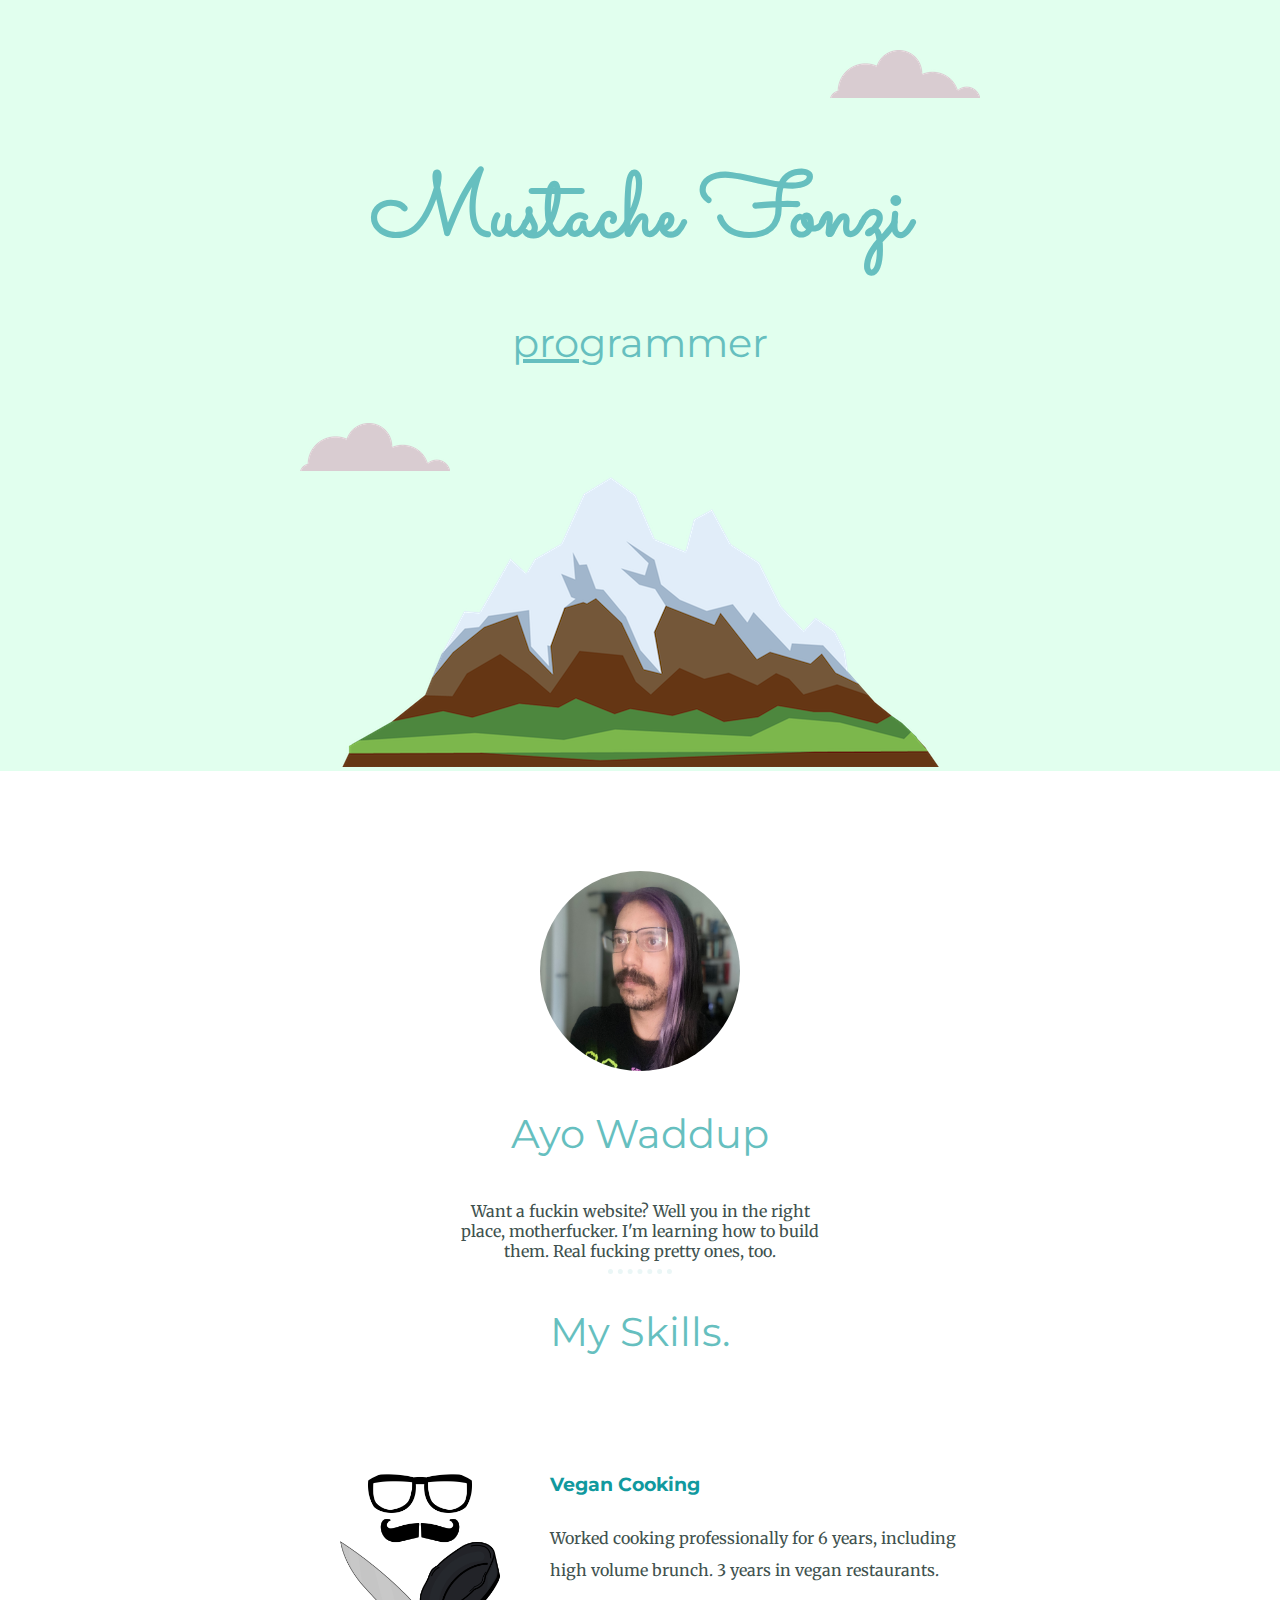
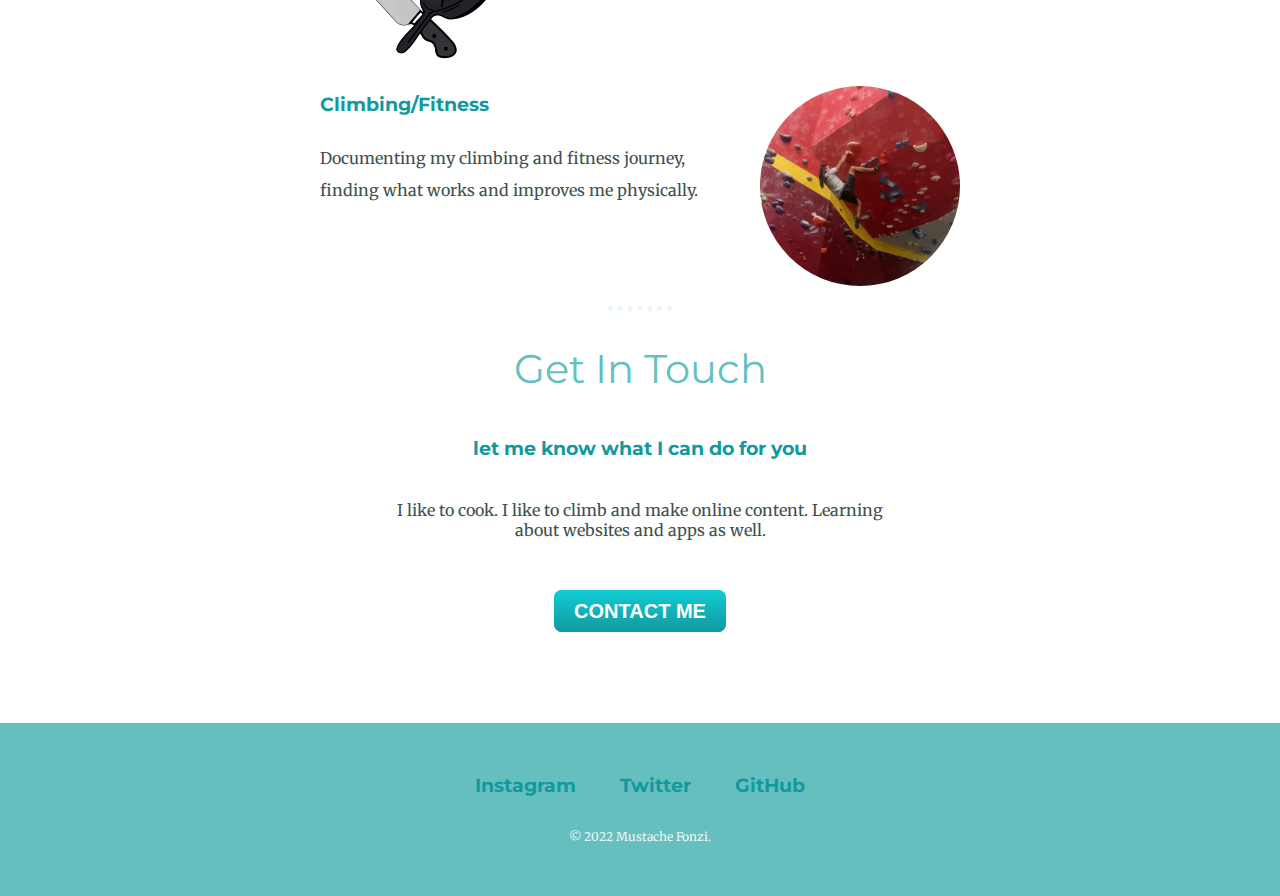
<file: Web Development Course/CSS - My Site/index.html>
<!DOCTYPE html>
<html lang="en">
  <head>
    <meta charset="UTF-8" />
    <meta http-equiv="X-UA-Compatible" content="IE=edge" />
    <meta name="viewport" content="width=device-width, initial-scale=1.0" />
    <title>Mustache Fonzi</title>
    <link rel="stylesheet" href="css/styles.css" />
    <link rel="icon" href="favicon.ico" type="image/x-icon" />
    <link rel="preconnect" href="https://fonts.googleapis.com" />
    <link rel="preconnect" href="https://fonts.gstatic.com" crossorigin />
    <link
      href="https://fonts.googleapis.com/css2?family=Merriweather&family=Montserrat&family=Sacramento&display=swap"
      rel="stylesheet"
    />
  </head>
  <body>
    <div class="top-container">
      <img class="top_cloud" src="images/cloud.png" alt="cloud-img" />
      <h1>Mustache Fonzi</h1>
      <h2><span class="pro">pro</span>grammer</h2>
      <img class="bottom_cloud" src="images/cloud.png" alt="cloud-img" />
      <img class="mountain" src="images/mountain.png" alt="mountain-img" />
    </div>
    <div class="middle-container">
      <div class="profile">
        <img class="profile-photo" src="images/IMG_2071.JPG" alt="" />
        <h2>Ayo Waddup</h2>
        <p class="intro">
          Want a fuckin website? Well you in the right place, motherfucker. I'm
          learning how to build them. Real fucking pretty ones, too.
        </p>
      </div>
      <hr />
      <div class="skills">
        <h2>My Skills.</h2>
        <div class="skill-row">
          <img class="vegan-cooking" src="images/FONZI_LOGO.png" alt="" />
          <h3>Vegan Cooking</h3>
          <p>
            Worked cooking professionally for 6 years, including high volume
            brunch. 3 years in vegan restaurants.
          </p>
        </div>
        <div class="skill-row">
          <img class="climbing" src="images/IMG_2077.PNG" alt="" />
          <h3>Climbing/Fitness</h3>
          <p>
            Documenting my climbing and fitness journey, finding what works and
            improves me physically.
          </p>
        </div>
      </div>
      <hr />
      <div class="contact-me">
        <h2>Get In Touch</h2>
        <h3>let me know what I can do for you</h3>
        <p class="contact">
          I like to cook. I like to climb and make online content. Learning
          about websites and apps as well.
        </p>
        <a class="btn" href="mailto:anarchofonzi@protonmail.com">CONTACT ME</a>
      </div>
    </div>

    <div class="bottom-container">
      <a class="footer-link" href="https://www.instagram.com/mustachefonzi"
        >Instagram</a
      >
      <a class="footer-link" href="https://twitter.com/mustachefonzi"
        >Twitter</a
      >
      <a class="footer-link" href="https://www.github.com/mustachefonzi"
        >GitHub</a
      >
      <p class="copyright">© 2022 Mustache Fonzi.</p>
    </div>
  </body>
</html>
</file>
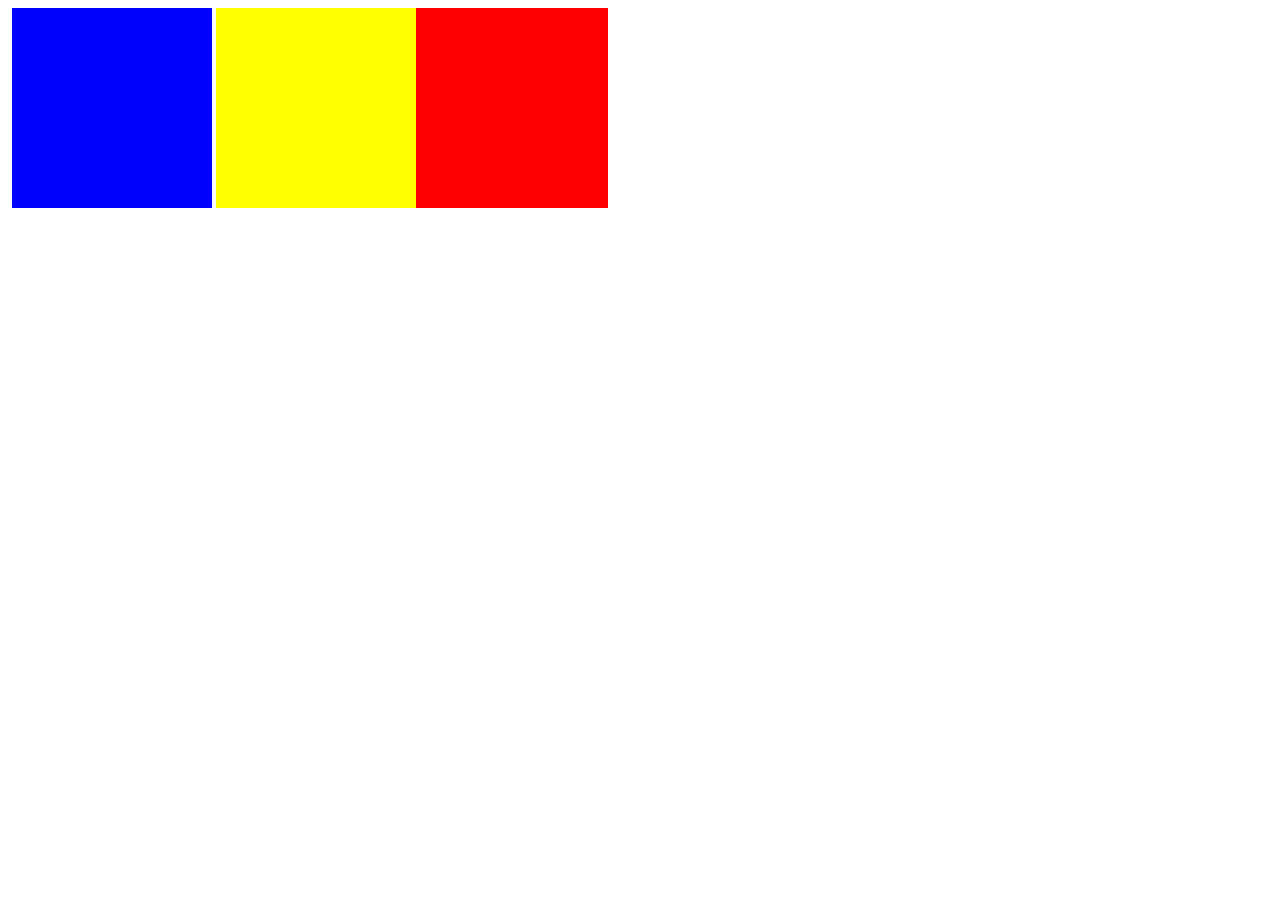
<file: Web Development Course/CSS - Squares/index.html>
<!DOCTYPE html>
<html lang="en">
  <head>
    <meta charset="UTF-8" />
    <meta http-equiv="X-UA-Compatible" content="IE=edge" />
    <meta name="viewport" content="width=device-width, initial-scale=1.0" />
    <title>Document</title>
    <link rel="stylesheet" href="css/styles.css" />
  </head>
  <body>
    <div class="red"></div>
    <div class="blue"></div>
    <div class="yellow"></div>
  </body>
</html>
</file>
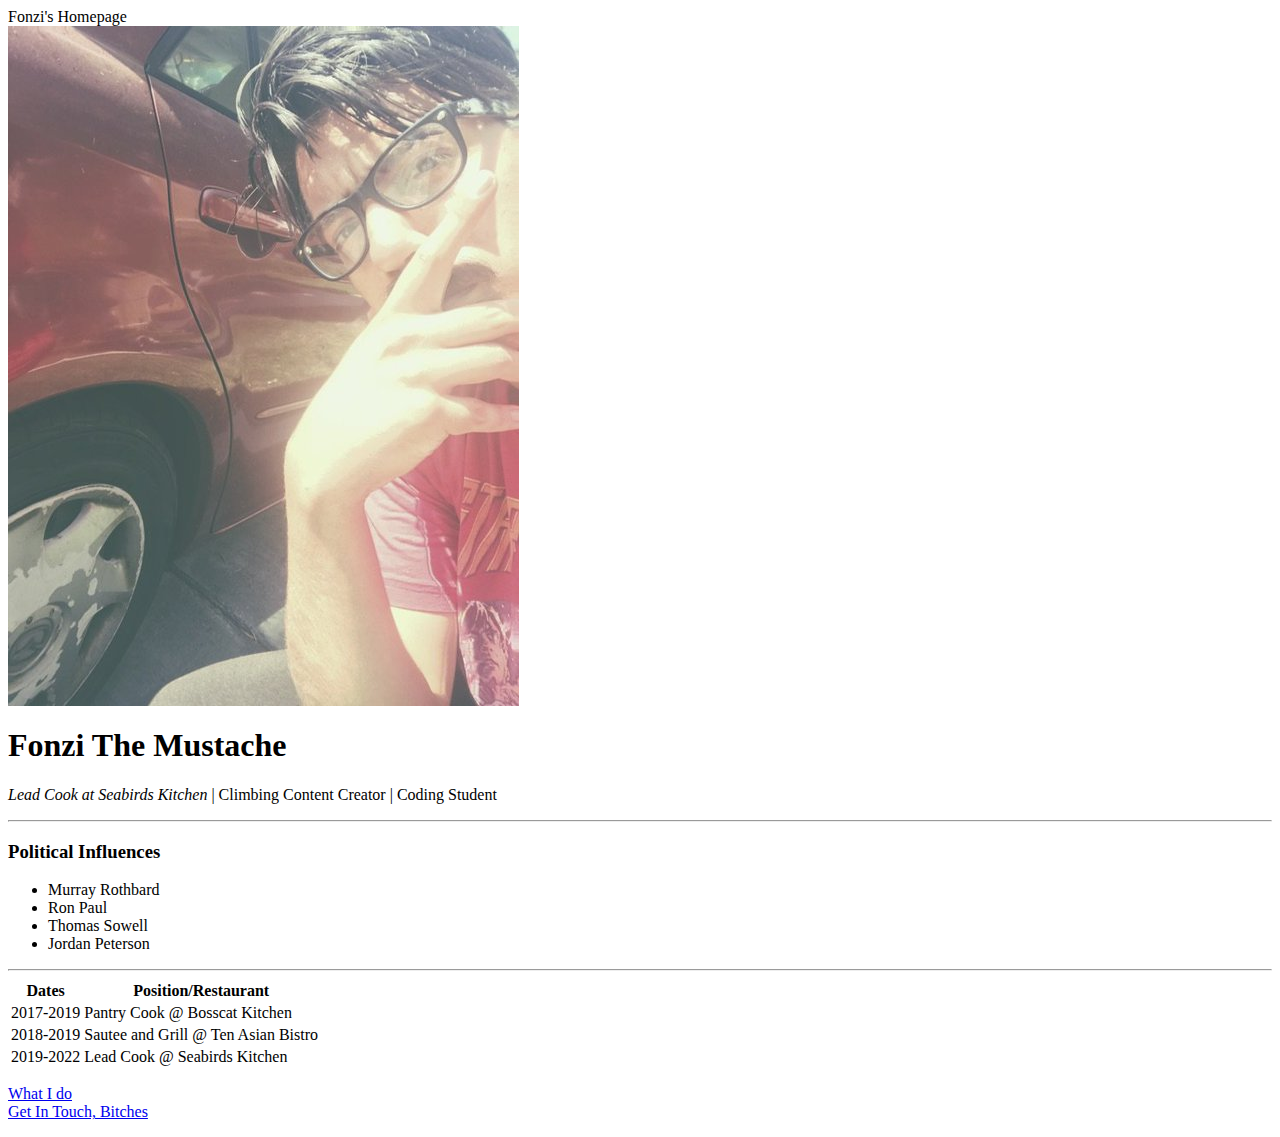
<file: Web Development Course/Personal Site/index.html>
<html>
    <head>
        <meta charset="utf-8"
        <title>Fonzi's Homepage</title></head>
    <br>
    <body>
    <img src="pose.jpg">
    <h1>Fonzi The Mustache</h1>
    <p><Em>Lead Cook at Seabirds Kitchen</Em> | Climbing Content Creator | Coding Student
    <br>
    <hr>
    <h3>Political Influences</h3>
    <ul>
        <li>Murray Rothbard</li>
        <li>Ron Paul</li>
        <li>Thomas Sowell</li>
        <li>Jordan Peterson</li>
    </ul>
    <hr>
    <table>
        <thead>
            <th>Dates</th>
            <th>Position/Restaurant</th>
        </thead>
        <tr>
            <td>2017-2019</td>
            <td>Pantry Cook @ Bosscat Kitchen</td>
        </tr>
        <tr>
            <td>2018-2019</td>
            <td>Sautee and Grill @ Ten Asian Bistro</td>
        </tr>
        <tr>
            <td>2019-2022</td>
            <td>Lead Cook @ Seabirds Kitchen</td>
        </tr>

    </table>
    <p>
        <a href="Hobbies.html">What I do</a>
        <br><a href="Contact.html">Get In Touch, Bitches</a></p>


    </body>
</html>
</file>
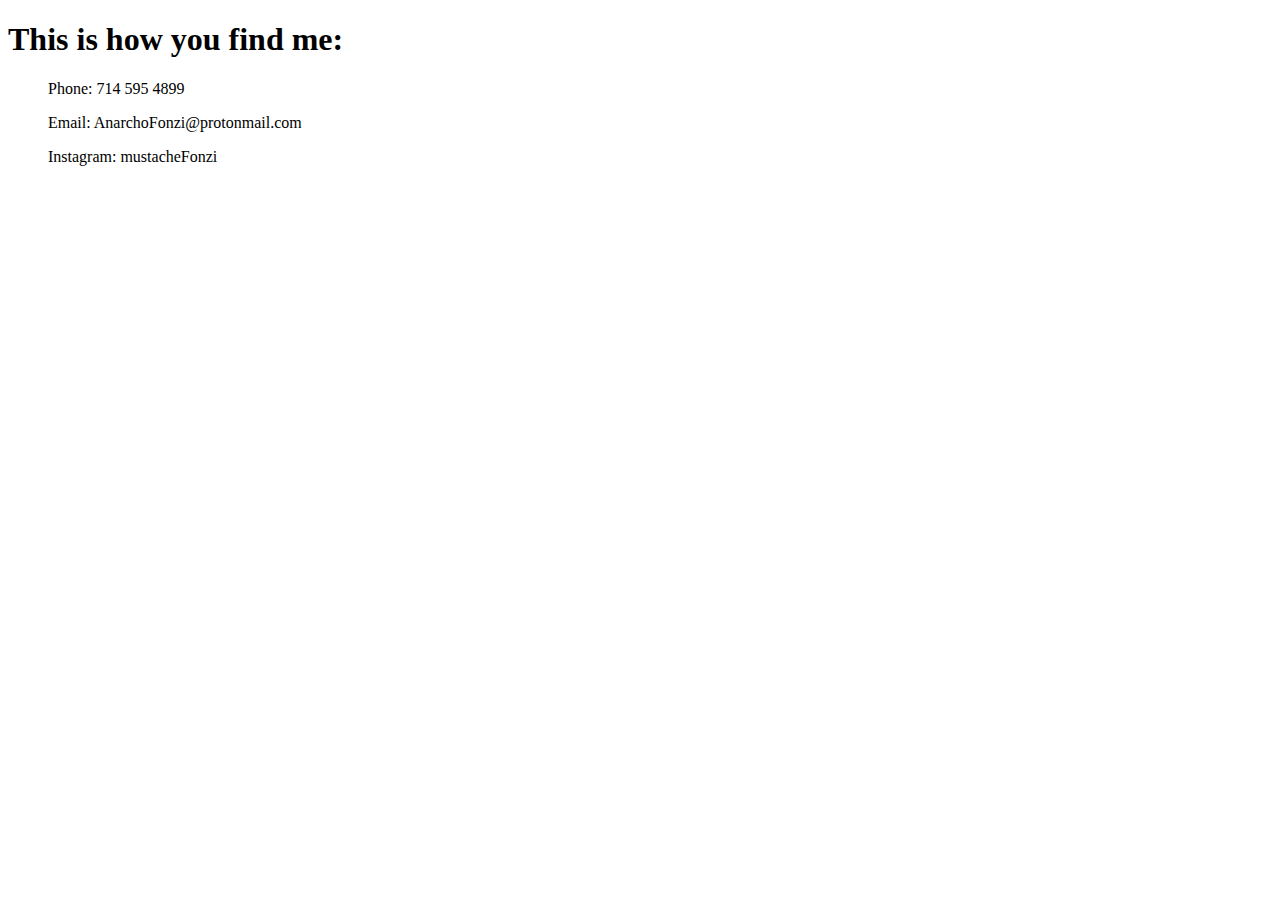
<file: Web Development Course/Personal Site/Contact.html>
<!DOCTYPE html>
<html lang="en">
<head>
    <meta charset="UTF-8">
    <meta http-equiv="X-UA-Compatible" content="IE=edge">
    <meta name="viewport" content="width=device-width, initial-scale=1.0">
    <title>Contact Page</title>
    <h1>This is how you find me:</h1>
</head>
<body>
    <ul>Phone: 714 595 4899</ul>
    <ul>Email: AnarchoFonzi@protonmail.com</ul>
    <ul>Instagram: mustacheFonzi</ul>
    
</body>
</html>
</file>
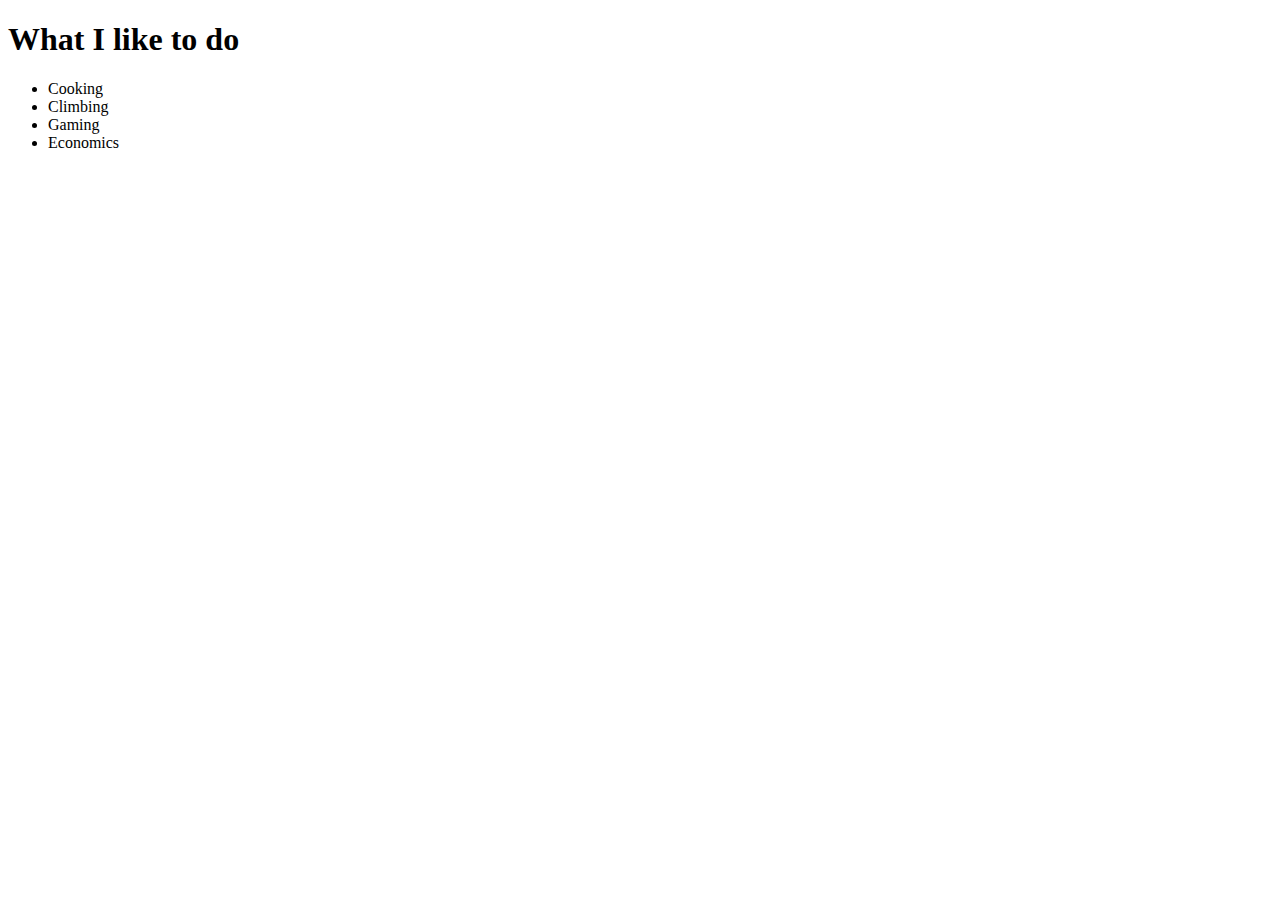
<file: Web Development Course/Personal Site/Hobbies.html>
<!DOCTYPE html>
<html lang="en">
<head>
    <meta charset="UTF-8">
    <meta http-equiv="X-UA-Compatible" content="IE=edge">
    <meta name="viewport" content="width=device-width, initial-scale=1.0">
    <title>Hobbies</title>
    <h1>What I like to do</h1>
</head>
<body>
    <ul>
        <li>Cooking</li>
        <li>Climbing</li>
        <li>Gaming</li>
        <li>Economics</li>
    </ul>
</body>
</html>
</file>
<file: Web Development Course/CSS - My Site/css/styles.css>
a {
    color: #11999E;
    font-size: 1.2em;
    font-weight: bolder;
    margin: 10px 20px;
    font-family: 'Montserrat', sans-serif;
    text-decoration:none;
}

a:hover {
    color: #EAF6F6
}

body {
    
    margin: 0px;
    text-align: center;
    font-family: 'Merriweather', serif;
    color: #40514E
    }

h1 {
    font-size: 5.625rem;
    margin: 50px auto 0 auto;
    font-family: 'Sacramento', cursive;
    color: #66BFBF;
    line-height: 1.5;
    }

h2 {
    font-family: 'Montserrat', sans-serif;
    font-size:2.5rem;
    font-weight: normal;
    color: #66BFBF;
    padding-bottom: 10px;
}

h3 {
    font-family: 'Montserrat', sans-serif;
    color:#11999E;
}

hr {
    margin: 100 auto;
    border-style: dotted none none none;
    border-width: 5px;
    border-color: #EAF6F6;
    width: 5%;
}

.bottom_cloud {
    position: absolute;
    left: 300px;
    bottom: 300px;
}

.bottom-container {
    
    padding: 50px 0 20px;
    background-color: #66BFBF;
}

.btn {
    background: #11cdd4;
    background-image: -webkit-linear-gradient(top, #11cdd4, #11999e);
    background-image: -moz-linear-gradient(top, #11cdd4, #11999e);
    background-image: -ms-linear-gradient(top, #11cdd4, #11999e);
    background-image: -o-linear-gradient(top, #11cdd4, #11999e);
    background-image: linear-gradient(to bottom, #11cdd4, #11999e);
    -webkit-border-radius: 8;
    -moz-border-radius: 8;
    border-radius: 8px;
    font-family: Arial;
    color: #ffffff;
    font-size: 20px;
    padding: 10px 20px 10px 20px;
    text-decoration: none;
}

.btn:hover {
    background: #30e3cb;
    background-image: -webkit-linear-gradient(top, #30e3cb, #2bc4ad);
    background-image: -moz-linear-gradient(top, #30e3cb, #2bc4ad);
    background-image: -ms-linear-gradient(top, #30e3cb, #2bc4ad);
    background-image: -o-linear-gradient(top, #30e3cb, #2bc4ad);
    background-image: linear-gradient(to bottom, #30e3cb, #2bc4ad);
    text-decoration: none;
}

.climbing {
    border-radius: 50%;
    height: 200px;
    object-fit: cover;
    float: right;
    margin-left: 30px;
}

.contact {
    width: 40%;
    margin: 40px auto 60px;
}

.copyright {
    color: #EAF6F6; 
    font-size: 0.75rem;
    padding: 20px 0;
}

.intro {
    width: 30%;
    margin: 0 auto;
}

.footer-link {
    color: #11999E;
}

.middle-container {
    margin: 100px 0;
}

.pro {
    text-decoration: underline;
}

.profile {
    margin-top: 50px;
}

.profile-photo {
    border-radius: 50%;
    height: 200px;
    width: 200px;
    object-fit: cover;

}

.skill-row {
width: 50%;
margin: 100px auto;
text-align: left;
line-height: 2;
}

.top_cloud {
    position: absolute;
    right: 300px;
    top:50px;    
}

.top-container {
    background-color: #E1FFEE;
    position: relative;
    padding-top: 100px;
}

.vegan-cooking {
    border-radius: 50%;
    height: 200px;
    float: left;
    margin-right: 30px;

}
</file>
<file: Web Development Course/CSS - Squares/css/styles.css>
.red {
    height: 200px;
    width: 200px;
    display: inline-block;
    position: relative;
    left: 400px;
    background-color: red;
}

.blue {
    height: 200px;
    width: 200px;
    display: inline-block;
    right: 200px;
    position: relative;
    
    background-color: blue;
}

.yellow {
    height: 200px;
    width: 200px;
    position: relative;
    display: inline-block;
    right: 200px;
    background-color:yellow;
}
</file>
